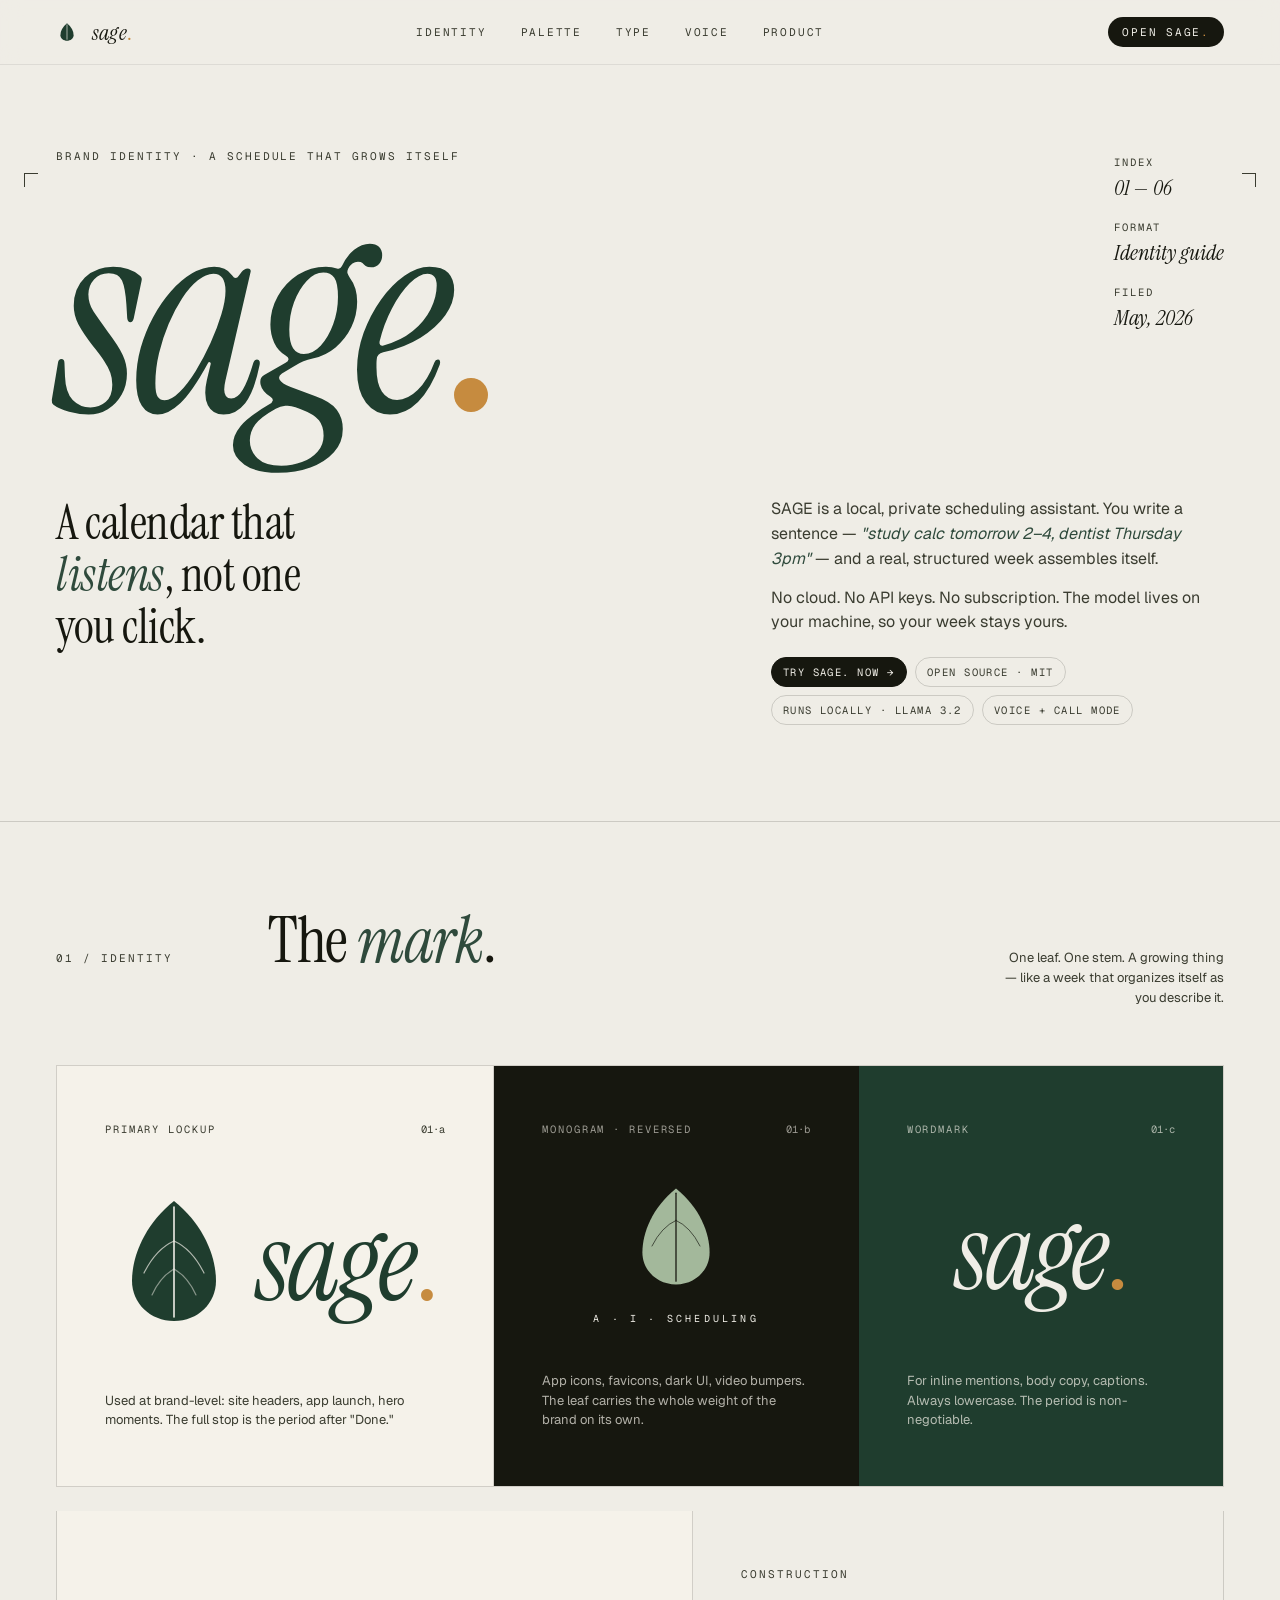
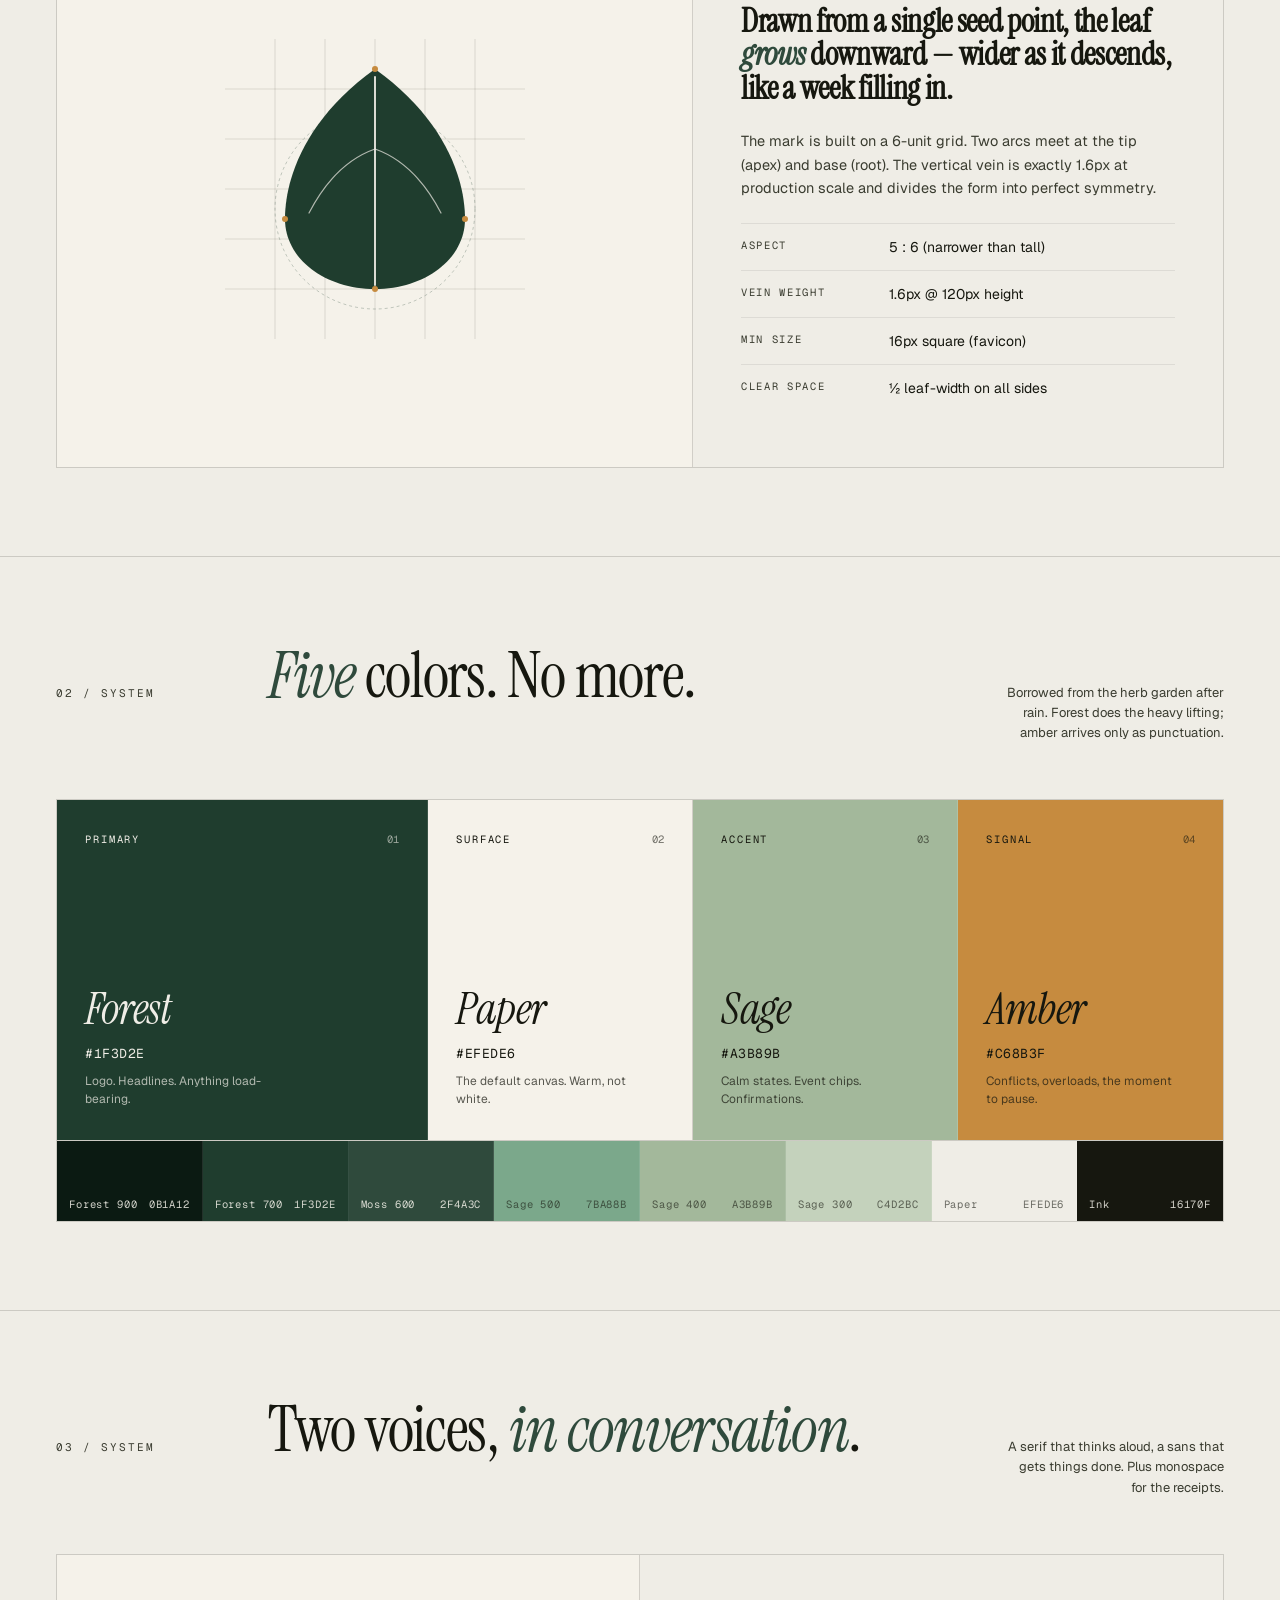
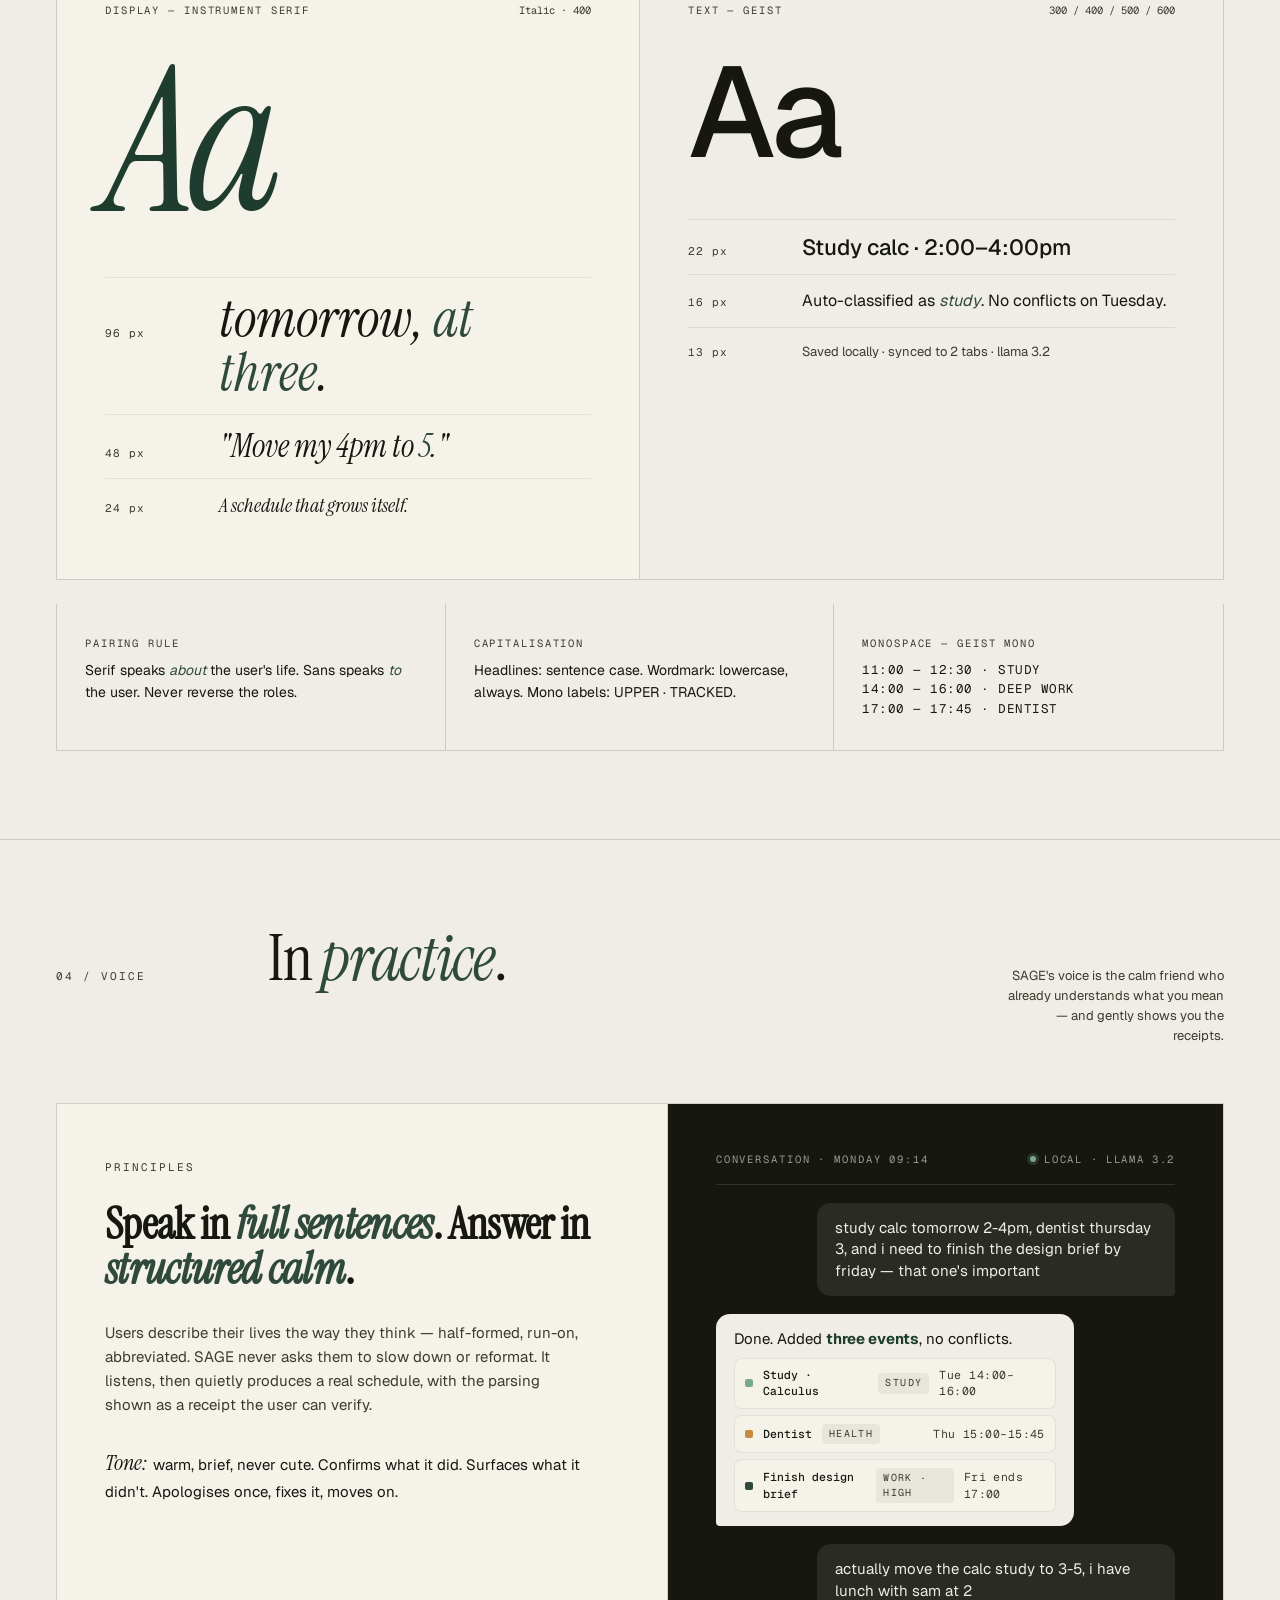
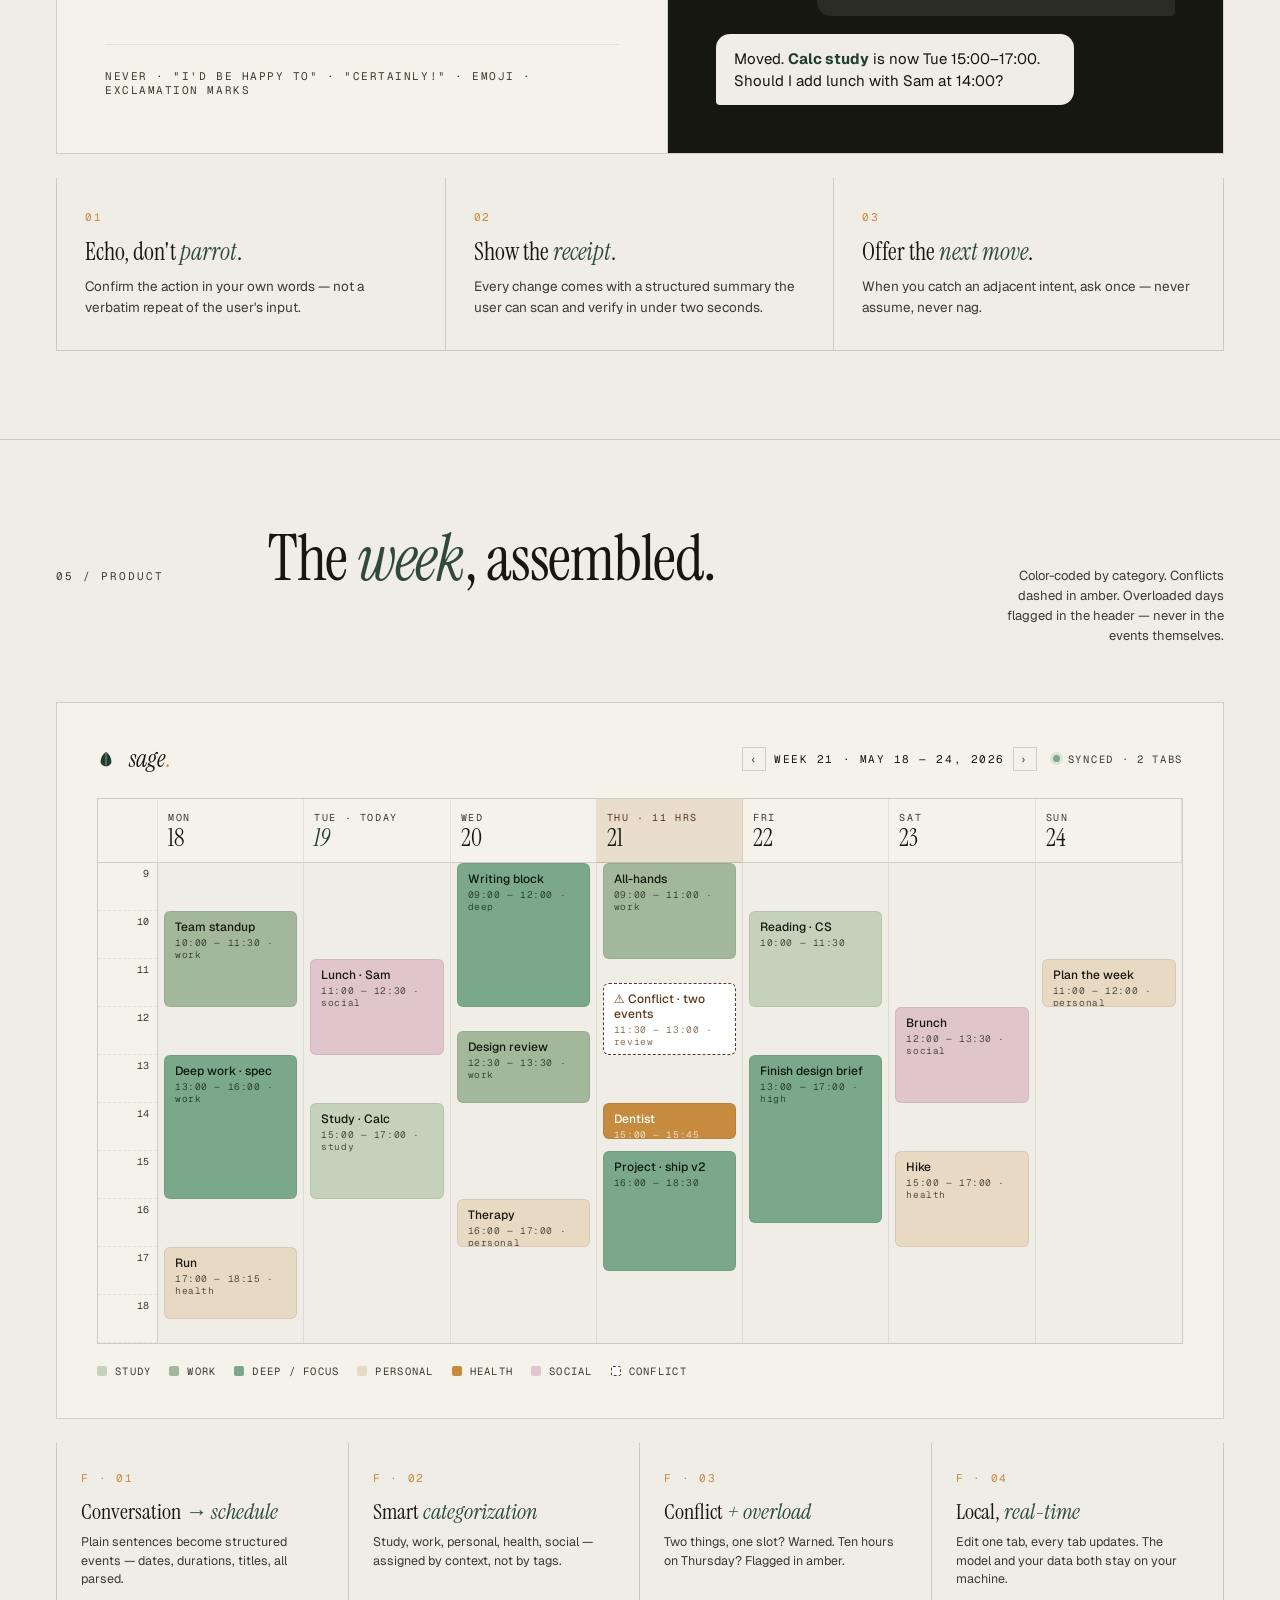
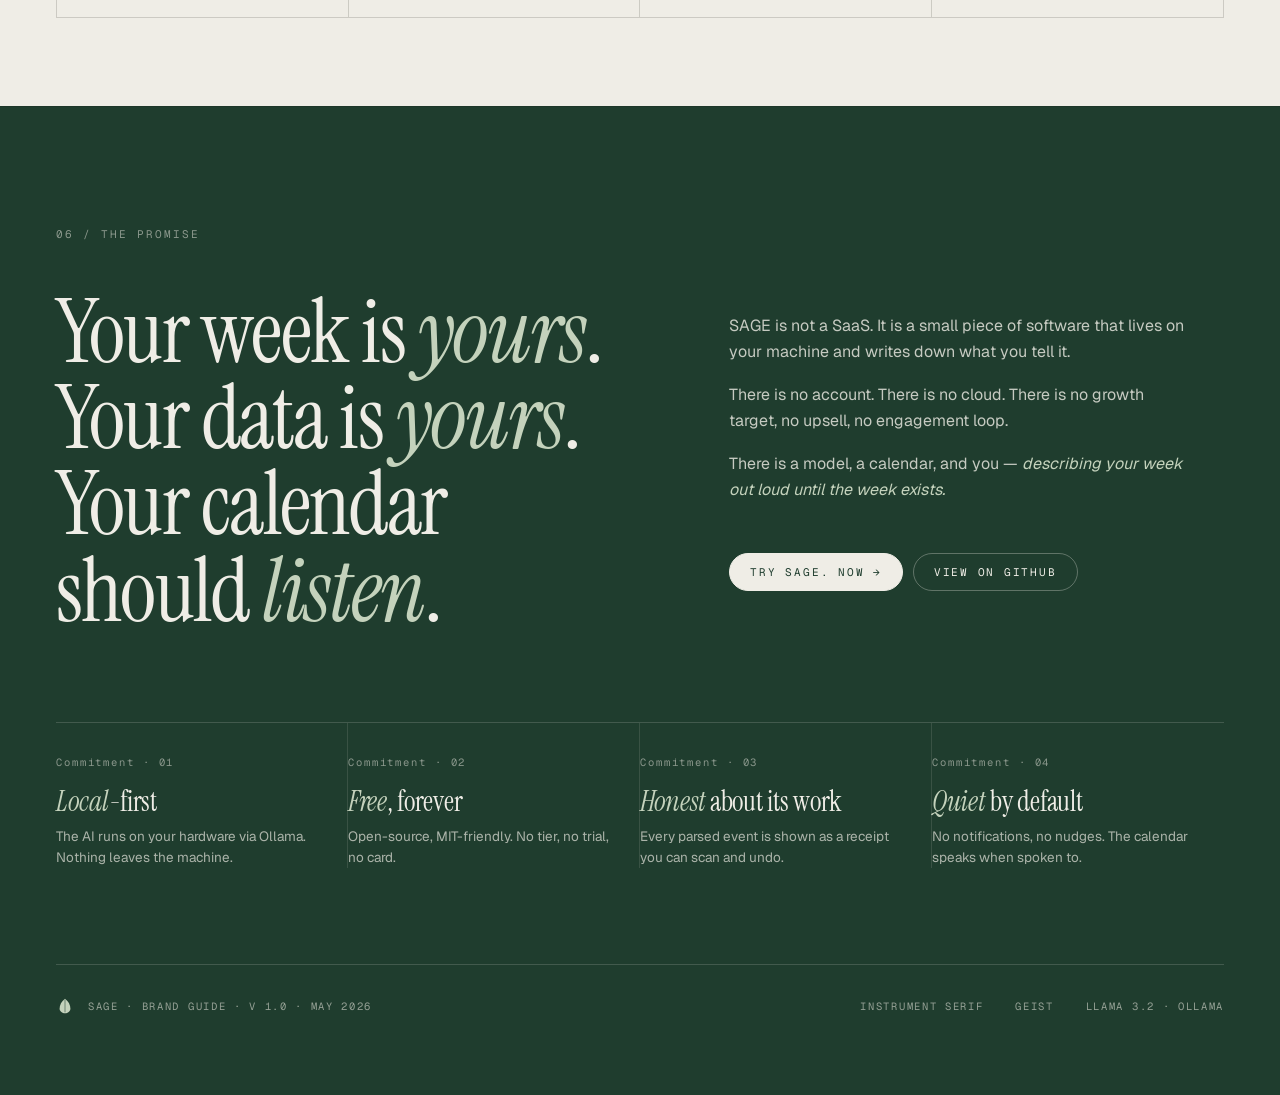
<file: docs/index.html>
<!doctype html>
<html lang="en">
<head>
<meta charset="utf-8">
<meta name="viewport" content="width=device-width, initial-scale=1">
<title>sage. — A calendar that listens.</title>
<meta name="description" content="A local, private scheduling assistant. Write a sentence; a real, structured week assembles itself." />
<link rel="icon" type="image/svg+xml" href="assets/favicon.svg" />
<link rel="preconnect" href="https://fonts.googleapis.com">
<link rel="preconnect" href="https://fonts.gstatic.com" crossorigin>
<link href="https://fonts.googleapis.com/css2?family=Instrument+Serif:ital@0;1&family=Geist:wght@300;400;500;600&family=Geist+Mono:wght@400;500&display=swap" rel="stylesheet">
<link rel="stylesheet" href="styles.css">
</head>
<body>

<!-- ============ TOP BAR ============ -->
<div class="topbar">
  <div class="frame">
    <div class="topbar-inner">
      <div class="tb-left">
        <svg class="tb-mark" viewBox="0 0 40 40" fill="none" aria-hidden="true">
          <path d="M20 4 C28 10 32 18 32 26 C32 32 26 36 20 36 C14 36 8 32 8 26 C8 18 12 10 20 4 Z" fill="currentColor"/>
          <path d="M20 6 L20 34" stroke="#EFEDE6" stroke-width="1.2"/>
        </svg>
        <div class="tb-name">sage<span style="color:var(--amber);font-style:normal">.</span></div>
      </div>
      <div class="tb-meta">
        <a href="#mark">Identity</a>
        <a href="#palette">Palette</a>
        <a href="#type">Type</a>
        <a href="#voice">Voice</a>
        <a href="#product">Product</a>
      </div>
      <div class="tb-right">
        <a href="app/" class="tb-cta">Open sage<span style="color:var(--amber)">.</span></a>
      </div>
    </div>
  </div>
</div>

<!-- ============ HERO ============ -->
<section class="hero">
  <div class="frame">
    <div class="corner tl"></div><div class="corner tr"></div>

    <div class="hero-grid">
      <div>
        <div class="eyebrow" style="margin-bottom:32px">Brand Identity · A schedule that grows itself</div>
        <div class="hero-word">sage<span class="dot"></span></div>
      </div>

      <div class="hero-meta">
        <div class="row"><div class="k">Index</div><div class="v">01 — 06</div></div>
        <div class="row"><div class="k">Format</div><div class="v">Identity guide</div></div>
        <div class="row"><div class="k">Filed</div><div class="v">May, 2026</div></div>
      </div>
    </div>

    <div class="hero-sub">
      <div class="hero-tag">A calendar that <em>listens</em>, not one you click.</div>
      <div>
        <div class="hero-desc">SAGE is a local, private scheduling assistant. You write a sentence — <span class="italic" style="color:var(--moss)">"study calc tomorrow 2–4, dentist Thursday 3pm"</span> — and a real, structured week assembles itself.</div>
        <div class="hero-desc">No cloud. No API keys. No subscription. The model lives on your machine, so your week stays yours.</div>
        <div class="pill-row">
          <a href="app/" class="pill solid">Try sage. now →</a>
          <a href="https://github.com/AbyzAnna/SAGE" target="_blank" rel="noopener" class="pill">Open source · MIT</a>
          <span class="pill">Runs locally · llama 3.2</span>
          <span class="pill">Voice + call mode</span>
        </div>
      </div>
    </div>
  </div>
</section>

<!-- ============ 01 — THE MARK ============ -->
<section class="sec" id="mark">
  <div class="frame">
    <div class="sec-head">
      <div class="sec-num">01 / Identity</div>
      <div class="sec-title">The <em>mark</em>.</div>
      <div class="sec-note">One leaf. One stem. A growing thing — like a week that organizes itself as you describe it.</div>
    </div>

    <div class="mark-grid">
      <div class="mark-cell">
        <div class="head"><div class="lbl">Primary lockup</div><div class="num">01·a</div></div>
        <div class="body">
          <div class="lockup-primary">
            <svg width="120" height="140" viewBox="0 0 120 140" fill="none" aria-hidden="true">
              <path d="M60 8 C90 32 102 64 102 88 C102 110 84 128 60 128 C36 128 18 110 18 88 C18 64 30 32 60 8 Z" fill="#1F3D2E"/>
              <path d="M60 14 L60 124" stroke="#EFEDE6" stroke-width="1.6" stroke-linecap="round"/>
              <path d="M60 48 Q42 56 30 80" stroke="#EFEDE6" stroke-width="1.2" stroke-linecap="round" fill="none" opacity=".7"/>
              <path d="M60 48 Q78 56 90 80" stroke="#EFEDE6" stroke-width="1.2" stroke-linecap="round" fill="none" opacity=".7"/>
              <path d="M60 76 Q46 84 38 102" stroke="#EFEDE6" stroke-width="1.2" stroke-linecap="round" fill="none" opacity=".5"/>
              <path d="M60 76 Q74 84 82 102" stroke="#EFEDE6" stroke-width="1.2" stroke-linecap="round" fill="none" opacity=".5"/>
            </svg>
            <div class="wm" style="color:var(--forest)">sage<span style="color:var(--amber);font-style:normal">.</span></div>
          </div>
        </div>
        <div class="mark-foot">Used at brand-level: site headers, app launch, hero moments. The full stop is the period after "Done."</div>
      </div>

      <div class="mark-cell dark">
        <div class="head"><div class="lbl">Monogram · reversed</div><div class="num">01·b</div></div>
        <div class="body">
          <div class="lockup-stack">
            <svg width="96" height="112" viewBox="0 0 120 140" fill="none" aria-hidden="true">
              <path d="M60 8 C90 32 102 64 102 88 C102 110 84 128 60 128 C36 128 18 110 18 88 C18 64 30 32 60 8 Z" fill="#A3B89B"/>
              <path d="M60 14 L60 124" stroke="#16170F" stroke-width="1.6" stroke-linecap="round"/>
              <path d="M60 48 Q42 56 30 80" stroke="#16170F" stroke-width="1.2" stroke-linecap="round" fill="none" opacity=".7"/>
              <path d="M60 48 Q78 56 90 80" stroke="#16170F" stroke-width="1.2" stroke-linecap="round" fill="none" opacity=".7"/>
            </svg>
            <div class="tag">A · I · scheduling</div>
          </div>
        </div>
        <div class="mark-foot">App icons, favicons, dark UI, video bumpers. The leaf carries the whole weight of the brand on its own.</div>
      </div>

      <div class="mark-cell green">
        <div class="head"><div class="lbl">Wordmark</div><div class="num">01·c</div></div>
        <div class="body">
          <div style="font-family:var(--serif);font-style:italic;font-size:clamp(72px,9vw,108px);line-height:.85;letter-spacing:-.025em;color:var(--cream);white-space:nowrap">sage<span style="color:var(--amber);font-style:normal">.</span></div>
        </div>
        <div class="mark-foot">For inline mentions, body copy, captions. Always lowercase. The period is non-negotiable.</div>
      </div>
    </div>

    <div class="construction">
      <div class="con-art">
        <svg viewBox="0 0 300 300" fill="none" aria-hidden="true">
          <g stroke="rgba(22,23,15,.12)" stroke-width="1">
            <line x1="0" y1="50" x2="300" y2="50"/>
            <line x1="0" y1="100" x2="300" y2="100"/>
            <line x1="0" y1="150" x2="300" y2="150"/>
            <line x1="0" y1="200" x2="300" y2="200"/>
            <line x1="0" y1="250" x2="300" y2="250"/>
            <line x1="50" y1="0" x2="50" y2="300"/>
            <line x1="100" y1="0" x2="100" y2="300"/>
            <line x1="150" y1="0" x2="150" y2="300"/>
            <line x1="200" y1="0" x2="200" y2="300"/>
            <line x1="250" y1="0" x2="250" y2="300"/>
          </g>
          <circle cx="150" cy="170" r="100" stroke="rgba(31,61,46,.25)" stroke-width="1" stroke-dasharray="3 3" fill="none"/>
          <circle cx="150" cy="40" r="6" fill="#C68B3F"/>
          <path d="M150 30 C220 80 240 140 240 180 C240 220 200 250 150 250 C100 250 60 220 60 180 C60 140 80 80 150 30 Z" fill="#1F3D2E"/>
          <path d="M150 38 L150 246" stroke="#EFEDE6" stroke-width="1.8" stroke-linecap="round"/>
          <path d="M150 110 Q110 124 84 174" stroke="#EFEDE6" stroke-width="1.2" stroke-linecap="round" fill="none" opacity=".7"/>
          <path d="M150 110 Q190 124 216 174" stroke="#EFEDE6" stroke-width="1.2" stroke-linecap="round" fill="none" opacity=".7"/>
          <circle cx="150" cy="30" r="3" fill="#C68B3F"/>
          <circle cx="150" cy="250" r="3" fill="#C68B3F"/>
          <circle cx="60" cy="180" r="3" fill="#C68B3F"/>
          <circle cx="240" cy="180" r="3" fill="#C68B3F"/>
        </svg>
      </div>
      <div class="con-text">
        <div class="eyebrow">Construction</div>
        <h4>Drawn from a single seed point, the leaf <em>grows</em> downward — wider as it descends, like a week filling in.</h4>
        <p>The mark is built on a 6-unit grid. Two arcs meet at the tip (apex) and base (root). The vertical vein is exactly 1.6px at production scale and divides the form into perfect symmetry.</p>
        <div>
          <div class="spec-row"><div class="k">Aspect</div><div class="v">5 : 6 (narrower than tall)</div></div>
          <div class="spec-row"><div class="k">Vein weight</div><div class="v">1.6px @ 120px height</div></div>
          <div class="spec-row"><div class="k">Min size</div><div class="v">16px square (favicon)</div></div>
          <div class="spec-row"><div class="k">Clear space</div><div class="v">½ leaf-width on all sides</div></div>
        </div>
      </div>
    </div>
  </div>
</section>

<!-- ============ 02 — PALETTE ============ -->
<section class="sec" id="palette">
  <div class="frame">
    <div class="sec-head">
      <div class="sec-num">02 / System</div>
      <div class="sec-title"><em>Five</em> colors. No more.</div>
      <div class="sec-note">Borrowed from the herb garden after rain. Forest does the heavy lifting; amber arrives only as punctuation.</div>
    </div>

    <div class="pal-grid">
      <div class="pal pal-forest">
        <div class="top"><div class="role">Primary</div><div class="num">01</div></div>
        <div>
          <div class="name">Forest</div>
          <div class="hex">#1F3D2E</div>
          <div class="use">Logo. Headlines. Anything load-bearing.</div>
        </div>
      </div>
      <div class="pal pal-cream">
        <div class="top"><div class="role">Surface</div><div class="num">02</div></div>
        <div>
          <div class="name">Paper</div>
          <div class="hex">#EFEDE6</div>
          <div class="use">The default canvas. Warm, not white.</div>
        </div>
      </div>
      <div class="pal pal-sage">
        <div class="top"><div class="role">Accent</div><div class="num">03</div></div>
        <div>
          <div class="name">Sage</div>
          <div class="hex">#A3B89B</div>
          <div class="use">Calm states. Event chips. Confirmations.</div>
        </div>
      </div>
      <div class="pal pal-amber">
        <div class="top"><div class="role">Signal</div><div class="num">04</div></div>
        <div>
          <div class="name">Amber</div>
          <div class="hex">#C68B3F</div>
          <div class="use">Conflicts, overloads, the moment to pause.</div>
        </div>
      </div>
    </div>

    <div class="pal-row2">
      <div class="swatch" style="background:#0B1A12"><span>Forest 900</span><span>0B1A12</span></div>
      <div class="swatch" style="background:#1F3D2E"><span>Forest 700</span><span>1F3D2E</span></div>
      <div class="swatch" style="background:#2F4A3C"><span>Moss 600</span><span>2F4A3C</span></div>
      <div class="swatch light" style="background:#7BA88B"><span>Sage 500</span><span>7BA88B</span></div>
      <div class="swatch light" style="background:#A3B89B"><span>Sage 400</span><span>A3B89B</span></div>
      <div class="swatch light" style="background:#C4D2BC"><span>Sage 300</span><span>C4D2BC</span></div>
      <div class="swatch light" style="background:#EFEDE6"><span>Paper</span><span>EFEDE6</span></div>
      <div class="swatch" style="background:#16170F"><span>Ink</span><span>16170F</span></div>
    </div>
  </div>
</section>

<!-- ============ 03 — TYPOGRAPHY ============ -->
<section class="sec" id="type">
  <div class="frame">
    <div class="sec-head">
      <div class="sec-num">03 / System</div>
      <div class="sec-title">Two voices, <em>in conversation</em>.</div>
      <div class="sec-note">A serif that thinks aloud, a sans that gets things done. Plus monospace for the receipts.</div>
    </div>

    <div class="type-grid">
      <div class="type-cell">
        <div class="meta"><div class="l">Display — Instrument Serif</div><div class="r">Italic · 400</div></div>
        <div class="specimen-serif">Aa</div>
        <div class="ladder">
          <div class="row serif"><div class="size">96 px</div><div class="sample" style="font-size:54px;font-style:italic;line-height:1">tomorrow, <em>at three</em>.</div></div>
          <div class="row serif"><div class="size">48 px</div><div class="sample" style="font-size:32px;font-style:italic;line-height:1.1">"Move my 4pm to <em>5</em>."</div></div>
          <div class="row serif"><div class="size">24 px</div><div class="sample" style="font-size:20px;font-style:italic;line-height:1.2">A schedule that grows itself.</div></div>
        </div>
      </div>

      <div class="type-cell" style="background:var(--cream)">
        <div class="meta"><div class="l">Text — Geist</div><div class="r">300 / 400 / 500 / 600</div></div>
        <div class="specimen-sans">Aa</div>
        <div class="ladder">
          <div class="row sans"><div class="size">22 px</div><div class="sample" style="font-size:22px;font-weight:500;line-height:1.2">Study calc · 2:00–4:00pm</div></div>
          <div class="row sans"><div class="size">16 px</div><div class="sample" style="font-size:16px;font-weight:400;line-height:1.5">Auto-classified as <em>study</em>. No conflicts on Tuesday.</div></div>
          <div class="row sans"><div class="size">13 px</div><div class="sample" style="font-size:13px;font-weight:400;line-height:1.5;color:var(--ink-2)">Saved locally · synced to 2 tabs · llama 3.2</div></div>
        </div>
      </div>
    </div>

    <div class="type-foot">
      <div class="cell">
        <div class="h">Pairing rule</div>
        <div class="b">Serif speaks <em>about</em> the user's life. Sans speaks <em>to</em> the user. Never reverse the roles.</div>
      </div>
      <div class="cell">
        <div class="h">Capitalisation</div>
        <div class="b">Headlines: sentence case. Wordmark: lowercase, always. Mono labels: UPPER · TRACKED.</div>
      </div>
      <div class="cell">
        <div class="h">Monospace — Geist Mono</div>
        <div class="b" style="font-family:var(--mono);font-size:12.5px;letter-spacing:.04em;color:var(--ink)">11:00 — 12:30 · STUDY<br>14:00 — 16:00 · DEEP WORK<br>17:00 — 17:45 · DENTIST</div>
      </div>
    </div>
  </div>
</section>

<!-- ============ 04 — VOICE / IN PRACTICE ============ -->
<section class="sec" id="voice">
  <div class="frame">
    <div class="sec-head">
      <div class="sec-num">04 / Voice</div>
      <div class="sec-title">In <em>practice</em>.</div>
      <div class="sec-note">SAGE's voice is the calm friend who already understands what you mean — and gently shows you the receipts.</div>
    </div>

    <div class="voice-grid">
      <div class="voice-left">
        <div class="eyebrow">Principles</div>
        <h3>Speak in <em>full sentences</em>. Answer in <em>structured calm</em>.</h3>
        <p>Users describe their lives the way they think — half-formed, run-on, abbreviated. SAGE never asks them to slow down or reformat. It listens, then quietly produces a real schedule, with the parsing shown as a receipt the user can verify.</p>
        <p style="color:var(--ink)"><em class="serif" style="font-size:22px">Tone:</em> warm, brief, never cute. Confirms what it did. Surfaces what it didn't. Apologises once, fixes it, moves on.</p>
        <div style="margin-top:auto;padding-top:24px;border-top:1px solid var(--rule-soft);font-family:var(--mono);font-size:11px;letter-spacing:.14em;text-transform:uppercase;color:var(--ink-2)">
          Never · "I'd be happy to" · "Certainly!" · emoji · exclamation marks
        </div>
      </div>

      <div class="voice-right">
        <div class="vr-head">
          <div class="l">conversation · monday 09:14</div>
          <div class="r"><div class="dot"></div>local · llama 3.2</div>
        </div>

        <div class="bubble user">study calc tomorrow 2-4pm, dentist thursday 3, and i need to finish the design brief by friday — that one's important</div>

        <div class="bubble sage">
          Done. Added <strong>three events</strong>, no conflicts.
          <div class="parse">
            <div class="ev"><span class="swatch" style="background:#7BA88B"></span><span class="ttl">Study · Calculus</span><span class="cat">study</span><span class="meta">Tue 14:00–16:00</span></div>
            <div class="ev"><span class="swatch" style="background:#C68B3F"></span><span class="ttl">Dentist</span><span class="cat">health</span><span class="meta">Thu 15:00–15:45</span></div>
            <div class="ev"><span class="swatch" style="background:#2F4A3C"></span><span class="ttl">Finish design brief</span><span class="cat">work · high</span><span class="meta">Fri ends 17:00</span></div>
          </div>
        </div>

        <div class="bubble user">actually move the calc study to 3-5, i have lunch with sam at 2</div>

        <div class="bubble sage">
          Moved. <strong>Calc study</strong> is now Tue 15:00–17:00. Should I add lunch with Sam at 14:00?
        </div>
      </div>
    </div>

    <div class="voice-rules">
      <div class="vr-cell">
        <div class="n">01</div>
        <div class="t">Echo, don't <em>parrot</em>.</div>
        <div class="d">Confirm the action in your own words — not a verbatim repeat of the user's input.</div>
      </div>
      <div class="vr-cell">
        <div class="n">02</div>
        <div class="t">Show the <em>receipt</em>.</div>
        <div class="d">Every change comes with a structured summary the user can scan and verify in under two seconds.</div>
      </div>
      <div class="vr-cell">
        <div class="n">03</div>
        <div class="t">Offer the <em>next move</em>.</div>
        <div class="d">When you catch an adjacent intent, ask once — never assume, never nag.</div>
      </div>
    </div>
  </div>
</section>

<!-- ============ 05 — PRODUCT PEEK ============ -->
<section class="sec" id="product">
  <div class="frame">
    <div class="sec-head">
      <div class="sec-num">05 / Product</div>
      <div class="sec-title">The <em>week</em>, assembled.</div>
      <div class="sec-note">Color-coded by category. Conflicts dashed in amber. Overloaded days flagged in the header — never in the events themselves.</div>
    </div>

    <div class="product-wrap">
      <div class="product-bar">
        <div class="l">
          <svg viewBox="0 0 40 40" fill="none" aria-hidden="true">
            <path d="M20 4 C28 10 32 18 32 26 C32 32 26 36 20 36 C14 36 8 32 8 26 C8 18 12 10 20 4 Z" fill="currentColor"/>
            <path d="M20 6 L20 34" stroke="#EFEDE6" stroke-width="1.2"/>
          </svg>
          <div class="name">sage<span style="color:var(--amber);font-style:normal">.</span></div>
        </div>
        <div class="r">
          <div class="nav">
            <div class="arr">‹</div>
            <div class="wk">Week 21 · May 18 — 24, 2026</div>
            <div class="arr">›</div>
          </div>
          <div style="display:flex;align-items:center;gap:8px"><div style="width:7px;height:7px;border-radius:50%;background:#7BA88B;box-shadow:0 0 0 3px rgba(123,168,139,.2)"></div>SYNCED · 2 TABS</div>
        </div>
      </div>

      <div class="cal">
        <div class="col-h" style="grid-column:1"><div class="day">&nbsp;</div><div class="date">&nbsp;</div></div>
        <div class="col-h"><div class="day">Mon</div><div class="date">18</div></div>
        <div class="col-h today"><div class="day">Tue · today</div><div class="date">19</div></div>
        <div class="col-h"><div class="day">Wed</div><div class="date">20</div></div>
        <div class="col-h overload"><div class="day">Thu · 11 hrs</div><div class="date">21</div></div>
        <div class="col-h"><div class="day">Fri</div><div class="date">22</div></div>
        <div class="col-h"><div class="day">Sat</div><div class="date">23</div></div>
        <div class="col-h"><div class="day">Sun</div><div class="date">24</div></div>

        <div class="time-col">
          <div class="t">9</div><div class="t">10</div><div class="t">11</div><div class="t">12</div>
          <div class="t">13</div><div class="t">14</div><div class="t">15</div><div class="t">16</div>
          <div class="t">17</div><div class="t">18</div>
        </div>

        <div class="day-col">
          <div class="cal-ev ev-work" style="top:48px;height:96px"><div class="t">Team standup</div><div class="m">10:00 — 11:30 · work</div></div>
          <div class="cal-ev ev-deep" style="top:192px;height:144px"><div class="t">Deep work · spec</div><div class="m">13:00 — 16:00 · work</div></div>
          <div class="cal-ev ev-personal" style="top:384px;height:72px"><div class="t">Run</div><div class="m">17:00 — 18:15 · health</div></div>
        </div>
        <div class="day-col">
          <div class="cal-ev ev-social" style="top:96px;height:96px"><div class="t">Lunch · Sam</div><div class="m">11:00 — 12:30 · social</div></div>
          <div class="cal-ev ev-study" style="top:240px;height:96px"><div class="t">Study · Calc</div><div class="m">15:00 — 17:00 · study</div></div>
        </div>
        <div class="day-col">
          <div class="cal-ev ev-deep" style="top:0;height:144px"><div class="t">Writing block</div><div class="m">09:00 — 12:00 · deep</div></div>
          <div class="cal-ev ev-work" style="top:168px;height:72px"><div class="t">Design review</div><div class="m">12:30 — 13:30 · work</div></div>
          <div class="cal-ev ev-personal" style="top:336px;height:48px"><div class="t">Therapy</div><div class="m">16:00 — 17:00 · personal</div></div>
        </div>
        <div class="day-col">
          <div class="cal-ev ev-work" style="top:0;height:96px"><div class="t">All-hands</div><div class="m">09:00 — 11:00 · work</div></div>
          <div class="cal-ev ev-conflict" style="top:120px;height:72px"><div class="t">⚠ Conflict · two events</div><div class="m">11:30 — 13:00 · review</div></div>
          <div class="cal-ev ev-health" style="top:240px;height:36px"><div class="t">Dentist</div><div class="m">15:00 — 15:45</div></div>
          <div class="cal-ev ev-deep" style="top:288px;height:120px"><div class="t">Project · ship v2</div><div class="m">16:00 — 18:30</div></div>
        </div>
        <div class="day-col">
          <div class="cal-ev ev-study" style="top:48px;height:96px"><div class="t">Reading · CS</div><div class="m">10:00 — 11:30</div></div>
          <div class="cal-ev ev-deep" style="top:192px;height:168px"><div class="t">Finish design brief</div><div class="m">13:00 — 17:00 · high</div></div>
        </div>
        <div class="day-col">
          <div class="cal-ev ev-social" style="top:144px;height:96px"><div class="t">Brunch</div><div class="m">12:00 — 13:30 · social</div></div>
          <div class="cal-ev ev-personal" style="top:288px;height:96px"><div class="t">Hike</div><div class="m">15:00 — 17:00 · health</div></div>
        </div>
        <div class="day-col">
          <div class="cal-ev ev-personal" style="top:96px;height:48px"><div class="t">Plan the week</div><div class="m">11:00 — 12:00 · personal</div></div>
        </div>
      </div>

      <div class="legend">
        <div class="k"><span class="sw" style="background:#C4D2BC"></span>Study</div>
        <div class="k"><span class="sw" style="background:#A3B89B"></span>Work</div>
        <div class="k"><span class="sw" style="background:#7BA88B"></span>Deep / focus</div>
        <div class="k"><span class="sw" style="background:#E8D9C2"></span>Personal</div>
        <div class="k"><span class="sw" style="background:#C68B3F"></span>Health</div>
        <div class="k"><span class="sw" style="background:#E0C6CC"></span>Social</div>
        <div class="k"><span class="sw" style="background:#fff;border:1.5px dashed var(--earth)"></span>Conflict</div>
      </div>
    </div>

    <div class="feats">
      <div class="feat">
        <div class="n">F · 01</div>
        <div class="t">Conversation <em>→ schedule</em></div>
        <div class="d">Plain sentences become structured events — dates, durations, titles, all parsed.</div>
      </div>
      <div class="feat">
        <div class="n">F · 02</div>
        <div class="t">Smart <em>categorization</em></div>
        <div class="d">Study, work, personal, health, social — assigned by context, not by tags.</div>
      </div>
      <div class="feat">
        <div class="n">F · 03</div>
        <div class="t">Conflict <em>+ overload</em></div>
        <div class="d">Two things, one slot? Warned. Ten hours on Thursday? Flagged in amber.</div>
      </div>
      <div class="feat">
        <div class="n">F · 04</div>
        <div class="t">Local, <em>real-time</em></div>
        <div class="d">Edit one tab, every tab updates. The model and your data both stay on your machine.</div>
      </div>
    </div>
  </div>
</section>

<!-- ============ 06 — MANIFESTO / FOOTER ============ -->
<section class="manifesto" id="manifesto">
  <div class="frame">
    <div class="eyebrow">06 / The promise</div>
    <div class="mani-grid">
      <div class="mani-lead">
        Your week is <em>yours</em>.<br>
        Your data is <em>yours</em>.<br>
        Your calendar should <em>listen</em>.
      </div>
      <div class="mani-side">
        <p>SAGE is not a SaaS. It is a small piece of software that lives on your machine and writes down what you tell it.</p>
        <p>There is no account. There is no cloud. There is no growth target, no upsell, no engagement loop.</p>
        <p>There is a model, a calendar, and you — <em>describing your week out loud until the week exists.</em></p>
        <div style="margin-top:32px;display:flex;gap:10px;flex-wrap:wrap">
          <a href="app/" class="mani-cta primary">Try sage. now →</a>
          <a href="https://github.com/AbyzAnna/SAGE" target="_blank" rel="noopener" class="mani-cta">View on GitHub</a>
        </div>
      </div>
    </div>

    <div class="commit">
      <div class="c">
        <div class="n">Commitment · 01</div>
        <div class="t"><em>Local</em>-first</div>
        <div class="d">The AI runs on your hardware via Ollama. Nothing leaves the machine.</div>
      </div>
      <div class="c">
        <div class="n">Commitment · 02</div>
        <div class="t"><em>Free</em>, forever</div>
        <div class="d">Open-source, MIT-friendly. No tier, no trial, no card.</div>
      </div>
      <div class="c">
        <div class="n">Commitment · 03</div>
        <div class="t"><em>Honest</em> about its work</div>
        <div class="d">Every parsed event is shown as a receipt you can scan and undo.</div>
      </div>
      <div class="c">
        <div class="n">Commitment · 04</div>
        <div class="t"><em>Quiet</em> by default</div>
        <div class="d">No notifications, no nudges. The calendar speaks when spoken to.</div>
      </div>
    </div>

    <div class="colophon">
      <div class="l">
        <svg viewBox="0 0 40 40" fill="none" aria-hidden="true">
          <path d="M20 4 C28 10 32 18 32 26 C32 32 26 36 20 36 C14 36 8 32 8 26 C8 18 12 10 20 4 Z" fill="currentColor"/>
          <path d="M20 6 L20 34" stroke="#1F3D2E" stroke-width="1.2"/>
        </svg>
        <span>sage · brand guide · v 1.0 · may 2026</span>
      </div>
      <div class="r">
        <span>Instrument Serif</span>
        <span>Geist</span>
        <span>llama 3.2 · ollama</span>
      </div>
    </div>
  </div>
</section>

</body>
</html>
</file>
<file: docs/styles.css>
/* SAGE landing — port of SAGE Brand.html design system */
:root{
  --cream:#EFEDE6;
  --paper:#F5F2EA;
  --ink:#16170F;
  --ink-2:#3A3C30;
  --forest:#1F3D2E;
  --moss:#2F4A3C;
  --sage:#A3B89B;
  --sage-2:#C4D2BC;
  --earth:#5C3A1E;
  --amber:#C68B3F;
  --rule:rgba(22,23,15,.16);
  --rule-soft:rgba(22,23,15,.08);
  --serif:"Instrument Serif", "Times New Roman", serif;
  --sans:"Geist", system-ui, sans-serif;
  --mono:"Geist Mono", ui-monospace, monospace;
}
*{box-sizing:border-box;margin:0;padding:0}
html,body{background:var(--cream);color:var(--ink);font-family:var(--sans);font-weight:400;-webkit-font-smoothing:antialiased;text-rendering:optimizeLegibility}
body{overflow-x:hidden}
a{color:inherit;text-decoration:none}

/* ---------- shared ---------- */
.frame{max-width:1480px;margin:0 auto;padding:0 56px;position:relative}
.eyebrow{font-family:var(--mono);font-size:11px;letter-spacing:.18em;text-transform:uppercase;color:var(--ink-2)}
.rule{height:1px;background:var(--rule);width:100%}
.rule-soft{height:1px;background:var(--rule-soft);width:100%}
.serif{font-family:var(--serif);font-weight:400}
.italic{font-style:italic}
.mono{font-family:var(--mono)}

/* ---------- top bar ---------- */
.topbar{position:sticky;top:0;z-index:50;background:rgba(239,237,230,.85);backdrop-filter:blur(10px);border-bottom:1px solid var(--rule-soft)}
.topbar-inner{display:flex;align-items:center;justify-content:space-between;height:64px}
.tb-left{display:flex;align-items:center;gap:14px}
.tb-mark{width:22px;height:22px;color:var(--forest)}
.tb-name{font-family:var(--serif);font-style:italic;font-size:22px;letter-spacing:.01em}
.tb-meta{display:flex;gap:34px}
.tb-meta a{font-family:var(--mono);font-size:11px;letter-spacing:.16em;text-transform:uppercase;color:var(--ink-2);transition:color .15s}
.tb-meta a:hover{color:var(--ink)}
.tb-right{display:flex;align-items:center;gap:18px}
.tb-right .dot{width:7px;height:7px;border-radius:50%;background:#7BA88B;box-shadow:0 0 0 4px rgba(123,168,139,.18)}
.tb-right .lbl{font-family:var(--mono);font-size:11px;letter-spacing:.16em;text-transform:uppercase;color:var(--ink-2)}
.tb-cta{font-family:var(--mono);font-size:11px;letter-spacing:.16em;text-transform:uppercase;padding:8px 14px;background:var(--ink);color:var(--cream);border-radius:999px;transition:background .15s}
.tb-cta:hover{background:var(--forest)}

/* ---------- hero ---------- */
.hero{position:relative;padding:84px 0 96px}
.hero-grid{display:grid;grid-template-columns:1fr auto;align-items:end;gap:48px}
.hero-meta{display:flex;flex-direction:column;gap:18px;align-self:start;padding-top:6px}
.hero-meta .row{display:flex;flex-direction:column;gap:4px}
.hero-meta .k{font-family:var(--mono);font-size:10.5px;letter-spacing:.18em;text-transform:uppercase;color:var(--ink-2)}
.hero-meta .v{font-family:var(--serif);font-size:22px;font-style:italic;color:var(--ink)}
.hero-word{font-family:var(--serif);font-style:italic;font-weight:400;font-size:clamp(180px,22vw,360px);line-height:.86;letter-spacing:-.03em;color:var(--forest);position:relative}
.hero-word .dot{display:inline-block;width:.12em;height:.12em;border-radius:50%;background:var(--amber);margin-left:.04em;vertical-align:baseline}
.hero-sub{display:grid;grid-template-columns:1.4fr 1fr;gap:80px;margin-top:60px;align-items:start}
.hero-tag{font-family:var(--serif);font-size:48px;line-height:1.08;letter-spacing:-.01em;color:var(--ink);max-width:14ch}
.hero-tag em{font-style:italic;color:var(--moss)}
.hero-desc{font-family:var(--sans);font-size:16px;line-height:1.55;color:var(--ink-2);max-width:42ch;font-weight:400}
.hero-desc + .hero-desc{margin-top:14px}

.pill-row{display:flex;gap:8px;flex-wrap:wrap;margin-top:22px}
.pill{font-family:var(--mono);font-size:10.5px;letter-spacing:.14em;text-transform:uppercase;padding:7px 11px;border:1px solid var(--rule);border-radius:999px;color:var(--ink-2);background:transparent;transition:background .15s, color .15s, border-color .15s; cursor:default}
a.pill{cursor:pointer}
a.pill:hover{background:var(--ink);color:var(--cream);border-color:var(--ink)}
.pill.solid{background:var(--ink);color:var(--cream);border-color:var(--ink)}
a.pill.solid:hover{background:var(--forest);border-color:var(--forest)}

/* corner brackets */
.corner{position:absolute;width:14px;height:14px;border:1px solid var(--ink-2)}
.corner.tl{top:24px;left:24px;border-right:none;border-bottom:none}
.corner.tr{top:24px;right:24px;border-left:none;border-bottom:none}
.corner.bl{bottom:24px;left:24px;border-right:none;border-top:none}
.corner.br{bottom:24px;right:24px;border-left:none;border-top:none}

/* ---------- section heading ---------- */
.sec{padding:88px 0;border-top:1px solid var(--rule)}
.sec-head{display:grid;grid-template-columns:180px 1fr 220px;gap:32px;align-items:baseline;margin-bottom:56px}
.sec-num{font-family:var(--mono);font-size:11px;letter-spacing:.18em;text-transform:uppercase;color:var(--ink-2)}
.sec-title{font-family:var(--serif);font-size:64px;line-height:.98;letter-spacing:-.02em}
.sec-title em{font-style:italic;color:var(--moss)}
.sec-note{font-family:var(--sans);font-size:13px;line-height:1.55;color:var(--ink-2);text-align:right}

/* ---------- 01 — mark ---------- */
.mark-grid{display:grid;grid-template-columns:1.2fr 1fr 1fr;gap:0;border:1px solid var(--rule);background:var(--paper)}
.mark-cell{padding:56px 48px;border-right:1px solid var(--rule);display:flex;flex-direction:column;justify-content:space-between;min-height:420px;position:relative}
.mark-cell:last-child{border-right:none}
.mark-cell .head{display:flex;justify-content:space-between;align-items:baseline}
.mark-cell .head .lbl{font-family:var(--mono);font-size:10.5px;letter-spacing:.18em;text-transform:uppercase;color:var(--ink-2)}
.mark-cell .head .num{font-family:var(--mono);font-size:10.5px;color:var(--ink-2)}
.mark-cell .body{display:flex;align-items:center;justify-content:center;flex:1;padding:24px 0}
.mark-cell.dark{background:var(--ink);color:var(--cream)}
.mark-cell.dark .lbl,.mark-cell.dark .num{color:rgba(245,242,234,.6)}
.mark-cell.green{background:var(--forest);color:var(--cream)}
.mark-cell.green .lbl,.mark-cell.green .num{color:rgba(245,242,234,.65)}
.lockup-primary{display:flex;align-items:center;gap:22px}
.lockup-primary svg{flex:none}
.lockup-primary .wm{font-family:var(--serif);font-style:italic;font-size:clamp(80px,9vw,112px);line-height:.85;letter-spacing:-.02em;white-space:nowrap}
.lockup-stack{display:flex;flex-direction:column;align-items:center;gap:18px}
.lockup-stack .wm{font-family:var(--serif);font-style:italic;font-size:72px;line-height:1;letter-spacing:-.02em}
.lockup-stack .tag{font-family:var(--mono);font-size:10px;letter-spacing:.32em;text-transform:uppercase}
.mark-foot{font-family:var(--sans);font-size:13px;line-height:1.5;color:var(--ink-2);max-width:36ch}
.mark-cell.dark .mark-foot,.mark-cell.green .mark-foot{color:rgba(245,242,234,.7)}

.construction{margin-top:24px;display:grid;grid-template-columns:1.2fr 1fr;gap:0;border:1px solid var(--rule);border-top:none}
.con-art{padding:56px;background:var(--paper);border-right:1px solid var(--rule);position:relative;display:flex;align-items:center;justify-content:center;min-height:380px}
.con-art svg{width:300px;height:300px}
.con-text{padding:56px 48px;display:flex;flex-direction:column;gap:24px;background:var(--cream)}
.con-text h4{font-family:var(--serif);font-size:32px;line-height:1.05;letter-spacing:-.01em;color:var(--ink)}
.con-text h4 em{font-style:italic;color:var(--moss)}
.con-text p{font-family:var(--sans);font-size:14.5px;line-height:1.6;color:var(--ink-2);max-width:48ch}
.spec-row{display:grid;grid-template-columns:140px 1fr;gap:8px;padding:14px 0;border-top:1px solid var(--rule-soft)}
.spec-row .k{font-family:var(--mono);font-size:10.5px;letter-spacing:.16em;text-transform:uppercase;color:var(--ink-2)}
.spec-row .v{font-family:var(--sans);font-size:14px;color:var(--ink)}

/* ---------- 02 — palette ---------- */
.pal-grid{display:grid;grid-template-columns:1.4fr 1fr 1fr 1fr;gap:0;border:1px solid var(--rule)}
.pal{padding:32px 28px;min-height:340px;display:flex;flex-direction:column;justify-content:space-between;border-right:1px solid rgba(255,255,255,.12);position:relative}
.pal:last-child{border-right:none}
.pal .top{display:flex;justify-content:space-between;align-items:baseline}
.pal .role{font-family:var(--mono);font-size:10.5px;letter-spacing:.18em;text-transform:uppercase}
.pal .num{font-family:var(--mono);font-size:10.5px;opacity:.6}
.pal .name{font-family:var(--serif);font-style:italic;font-size:44px;line-height:1;letter-spacing:-.01em}
.pal .hex{font-family:var(--mono);font-size:13px;letter-spacing:.04em;margin-top:14px}
.pal .use{font-family:var(--sans);font-size:12px;line-height:1.5;opacity:.7;margin-top:10px;max-width:24ch}
.pal-forest{background:var(--forest);color:var(--cream)}
.pal-ink{background:var(--ink);color:var(--cream)}
.pal-cream{background:var(--paper);color:var(--ink);border-right-color:var(--rule)}
.pal-sage{background:var(--sage);color:var(--ink)}
.pal-amber{background:var(--amber);color:var(--ink)}
.pal-cream .role,.pal-sage .role,.pal-amber .role{color:var(--ink)}

.pal-row2{display:grid;grid-template-columns:repeat(8,1fr);gap:0;border:1px solid var(--rule);border-top:none}
.pal-row2 .swatch{height:80px;display:flex;align-items:flex-end;justify-content:space-between;padding:10px 12px;font-family:var(--mono);font-size:10.5px;letter-spacing:.08em;color:rgba(245,242,234,.85);border-right:1px solid rgba(255,255,255,.1)}
.pal-row2 .swatch:last-child{border-right:none}
.pal-row2 .swatch.light{color:rgba(22,23,15,.6)}

/* ---------- 03 — typography ---------- */
.type-grid{display:grid;grid-template-columns:1fr 1fr;gap:0;border:1px solid var(--rule)}
.type-cell{padding:48px;background:var(--paper);border-right:1px solid var(--rule)}
.type-cell:last-child{border-right:none}
.type-cell .meta{display:flex;justify-content:space-between;align-items:baseline;margin-bottom:36px}
.type-cell .meta .l{font-family:var(--mono);font-size:10.5px;letter-spacing:.18em;text-transform:uppercase;color:var(--ink-2)}
.type-cell .meta .r{font-family:var(--mono);font-size:10.5px;color:var(--ink-2)}
.specimen-serif{font-family:var(--serif);font-style:italic;font-size:200px;line-height:.88;letter-spacing:-.025em;color:var(--forest)}
.specimen-sans{font-family:var(--sans);font-weight:500;font-size:128px;line-height:.92;letter-spacing:-.04em;color:var(--ink)}
.ladder{margin-top:48px;display:flex;flex-direction:column;gap:0}
.ladder .row{display:grid;grid-template-columns:90px 1fr;align-items:baseline;padding:14px 0;border-top:1px solid var(--rule-soft);gap:24px}
.ladder .row .size{font-family:var(--mono);font-size:11px;color:var(--ink-2);letter-spacing:.1em}
.ladder .row.serif .sample{font-family:var(--serif);color:var(--ink)}
.ladder .row.sans .sample{font-family:var(--sans);color:var(--ink)}
.ladder .row .sample em{color:var(--moss)}

.type-foot{margin-top:24px;display:grid;grid-template-columns:1fr 1fr 1fr;gap:0;border:1px solid var(--rule);border-top:none}
.type-foot .cell{padding:32px 28px;border-right:1px solid var(--rule);background:var(--cream)}
.type-foot .cell:last-child{border-right:none}
.type-foot .cell .h{font-family:var(--mono);font-size:10.5px;letter-spacing:.18em;text-transform:uppercase;color:var(--ink-2);margin-bottom:10px}
.type-foot .cell .b{font-family:var(--sans);font-size:14px;line-height:1.55;color:var(--ink)}
.type-foot .cell .b em{font-style:italic;color:var(--moss)}

/* ---------- 04 — voice ---------- */
.voice-grid{display:grid;grid-template-columns:1.1fr 1fr;gap:0;border:1px solid var(--rule);background:var(--paper)}
.voice-left{padding:56px 48px;border-right:1px solid var(--rule);display:flex;flex-direction:column;gap:28px}
.voice-left h3{font-family:var(--serif);font-size:44px;line-height:1.04;letter-spacing:-.015em;color:var(--ink)}
.voice-left h3 em{font-style:italic;color:var(--moss)}
.voice-left p{font-family:var(--sans);font-size:15px;line-height:1.6;color:var(--ink-2);max-width:48ch}
.voice-right{padding:48px;background:var(--ink);color:var(--cream);display:flex;flex-direction:column;gap:18px;min-height:520px}
.vr-head{display:flex;justify-content:space-between;align-items:center;padding-bottom:18px;border-bottom:1px solid rgba(245,242,234,.12)}
.vr-head .l{font-family:var(--mono);font-size:10.5px;letter-spacing:.18em;text-transform:uppercase;color:rgba(245,242,234,.6)}
.vr-head .r{display:flex;align-items:center;gap:8px;font-family:var(--mono);font-size:10.5px;letter-spacing:.16em;text-transform:uppercase;color:rgba(245,242,234,.6)}
.vr-head .r .dot{width:6px;height:6px;border-radius:50%;background:#7BA88B;box-shadow:0 0 0 3px rgba(123,168,139,.2)}

.bubble{padding:14px 18px;border-radius:14px;max-width:78%;font-family:var(--sans);font-size:15px;line-height:1.45}
.bubble.user{align-self:flex-end;background:#2A2B22;color:var(--cream);border-bottom-right-radius:4px}
.bubble.sage{align-self:flex-start;background:var(--cream);color:var(--ink);border-bottom-left-radius:4px}
.bubble.sage strong{color:var(--forest)}
.parse{margin-top:8px;display:flex;flex-direction:column;gap:6px}
.parse .ev{display:flex;align-items:center;gap:10px;padding:8px 10px;border-radius:8px;background:var(--paper);border:1px solid var(--rule-soft);font-family:var(--mono);font-size:11.5px;color:var(--ink)}
.parse .ev .swatch{width:8px;height:8px;border-radius:2px;flex:none}
.parse .ev .ttl{color:var(--ink);font-weight:500}
.parse .ev .meta{color:var(--ink-2);margin-left:auto;letter-spacing:.04em}
.parse .ev .cat{font-family:var(--mono);font-size:10px;letter-spacing:.14em;text-transform:uppercase;color:var(--ink-2);padding:3px 7px;border-radius:4px;background:rgba(22,23,15,.06)}

.voice-rules{margin-top:24px;display:grid;grid-template-columns:repeat(3,1fr);gap:0;border:1px solid var(--rule);border-top:none}
.vr-cell{padding:32px 28px;border-right:1px solid var(--rule);background:var(--cream)}
.vr-cell:last-child{border-right:none}
.vr-cell .n{font-family:var(--mono);font-size:11px;letter-spacing:.16em;color:var(--amber);margin-bottom:14px}
.vr-cell .t{font-family:var(--serif);font-size:24px;line-height:1.15;color:var(--ink);margin-bottom:10px}
.vr-cell .t em{font-style:italic;color:var(--moss)}
.vr-cell .d{font-family:var(--sans);font-size:13.5px;line-height:1.55;color:var(--ink-2)}

/* ---------- 05 — product peek ---------- */
.product-wrap{border:1px solid var(--rule);background:var(--paper);padding:40px;position:relative}
.product-bar{display:flex;justify-content:space-between;align-items:center;margin-bottom:24px}
.product-bar .l{display:flex;align-items:center;gap:14px}
.product-bar .l .name{font-family:var(--serif);font-style:italic;font-size:24px}
.product-bar .l svg{width:18px;height:18px;color:var(--forest)}
.product-bar .r{display:flex;align-items:center;gap:16px;font-family:var(--mono);font-size:10.5px;letter-spacing:.16em;text-transform:uppercase;color:var(--ink-2)}
.product-bar .nav{display:flex;align-items:center;gap:8px}
.product-bar .nav .arr{width:24px;height:24px;border:1px solid var(--rule);display:flex;align-items:center;justify-content:center;font-family:var(--mono);font-size:11px;color:var(--ink-2)}
.product-bar .nav .wk{font-family:var(--mono);font-size:11px;letter-spacing:.14em;color:var(--ink)}

.cal{display:grid;grid-template-columns:60px repeat(7,1fr);background:var(--cream);border:1px solid var(--rule)}
.cal .corner{position:static;width:auto;height:auto;border:none}
.cal .col-h{padding:12px 10px;border-right:1px solid var(--rule-soft);border-bottom:1px solid var(--rule);background:var(--paper);display:flex;flex-direction:column;gap:2px}
.cal .col-h .day{font-family:var(--mono);font-size:10px;letter-spacing:.16em;text-transform:uppercase;color:var(--ink-2)}
.cal .col-h .date{font-family:var(--serif);font-size:24px;line-height:1;color:var(--ink)}
.cal .col-h.today .date{color:var(--forest);font-style:italic}
.cal .col-h.overload{background:rgba(198,139,63,.16)}
.cal .col-h.overload .day{color:var(--earth)}
.cal .time-col{display:flex;flex-direction:column;border-right:1px solid var(--rule);background:var(--paper)}
.cal .time-col .t{height:48px;padding:4px 8px;font-family:var(--mono);font-size:10px;color:var(--ink-2);text-align:right;border-bottom:1px dashed var(--rule-soft)}
.cal .day-col{position:relative;border-right:1px solid var(--rule-soft);min-height:480px}
.cal .day-col:last-child{border-right:none}
.cal .day-col .hr{position:absolute;left:0;right:0;height:1px;background:var(--rule-soft)}
.cal-ev{position:absolute;left:6px;right:6px;border-radius:6px;padding:8px 10px;font-family:var(--sans);font-size:11.5px;line-height:1.25;color:var(--ink);overflow:hidden;border:1px solid rgba(22,23,15,.08)}
.cal-ev .t{font-weight:500;font-size:12px}
.cal-ev .m{font-family:var(--mono);font-size:9.5px;letter-spacing:.06em;opacity:.7;margin-top:2px}
.ev-study{background:#C4D2BC}
.ev-work{background:#A3B89B;color:var(--ink)}
.ev-deep{background:#7BA88B;color:#0B1A12}
.ev-personal{background:#E8D9C2}
.ev-health{background:#C68B3F;color:#fff}
.ev-social{background:#E0C6CC}
.ev-conflict{background:#fff;border:1.5px dashed var(--earth);color:var(--earth)}

.legend{margin-top:20px;display:flex;flex-wrap:wrap;gap:18px;align-items:center}
.legend .k{display:flex;align-items:center;gap:8px;font-family:var(--mono);font-size:10.5px;letter-spacing:.12em;text-transform:uppercase;color:var(--ink-2)}
.legend .k .sw{width:10px;height:10px;border-radius:2px}

.feats{margin-top:24px;display:grid;grid-template-columns:repeat(4,1fr);gap:0;border:1px solid var(--rule);border-top:none}
.feat{padding:28px 24px;border-right:1px solid var(--rule);background:var(--cream)}
.feat:last-child{border-right:none}
.feat .n{font-family:var(--mono);font-size:11px;color:var(--amber);letter-spacing:.16em;margin-bottom:14px}
.feat .t{font-family:var(--serif);font-size:22px;line-height:1.15;color:var(--ink);margin-bottom:8px}
.feat .t em{font-style:italic;color:var(--moss)}
.feat .d{font-family:var(--sans);font-size:12.5px;line-height:1.5;color:var(--ink-2)}

/* ---------- 06 — manifesto ---------- */
.manifesto{padding:120px 0 80px;background:var(--forest);color:var(--cream);border-top:1px solid var(--rule)}
.manifesto .frame{position:relative}
.manifesto .eyebrow{color:rgba(245,242,234,.5)}
.mani-grid{display:grid;grid-template-columns:1.2fr 1fr;gap:80px;align-items:start;margin-top:48px}
.mani-lead{font-family:var(--serif);font-size:88px;line-height:.98;letter-spacing:-.02em;color:var(--cream)}
.mani-lead em{font-style:italic;color:var(--sage-2)}
.mani-side{display:flex;flex-direction:column;gap:18px;padding-top:24px}
.mani-side p{font-family:var(--sans);font-size:16px;line-height:1.6;color:rgba(245,242,234,.78);max-width:42ch}
.mani-side p em{color:var(--sage-2);font-style:italic}

.mani-cta{display:inline-block;font-family:var(--mono);font-size:11px;letter-spacing:.16em;text-transform:uppercase;padding:11px 20px;border:1px solid rgba(245,242,234,.3);border-radius:999px;color:var(--cream);transition:background .15s, color .15s, border-color .15s}
.mani-cta:hover{background:rgba(245,242,234,.1);border-color:rgba(245,242,234,.5)}
.mani-cta.primary{background:var(--cream);color:var(--forest);border-color:var(--cream)}
.mani-cta.primary:hover{background:var(--sage-2);border-color:var(--sage-2);color:var(--forest)}

.commit{margin-top:88px;display:grid;grid-template-columns:repeat(4,1fr);gap:0;border-top:1px solid rgba(245,242,234,.16)}
.commit .c{padding:32px 28px 0 0;border-right:1px solid rgba(245,242,234,.12)}
.commit .c:last-child{border-right:none}
.commit .c .n{font-family:var(--mono);font-size:10.5px;letter-spacing:.18em;color:rgba(245,242,234,.5);margin-bottom:18px}
.commit .c .t{font-family:var(--serif);font-size:28px;line-height:1.1;letter-spacing:-.01em;color:var(--cream);margin-bottom:8px}
.commit .c .t em{font-style:italic;color:var(--sage-2)}
.commit .c .d{font-family:var(--sans);font-size:13.5px;line-height:1.55;color:rgba(245,242,234,.66)}

.colophon{margin-top:96px;padding-top:32px;border-top:1px solid rgba(245,242,234,.16);display:flex;justify-content:space-between;align-items:center;font-family:var(--mono);font-size:10.5px;letter-spacing:.16em;text-transform:uppercase;color:rgba(245,242,234,.55)}
.colophon .l{display:flex;align-items:center;gap:14px}
.colophon .l svg{width:18px;height:18px;color:var(--sage-2)}
.colophon .r{display:flex;gap:32px}

/* ---------- mobile ---------- */
@media (max-width:920px){
  .frame{padding:0 24px}
  .tb-meta{display:none}
  .hero{padding:48px 0 56px}
  .hero-grid{grid-template-columns:1fr}
  .hero-meta{flex-direction:row;gap:24px;flex-wrap:wrap}
  .hero-sub{grid-template-columns:1fr;gap:32px;margin-top:32px}
  .hero-tag{font-size:36px}
  .sec{padding:56px 0}
  .sec-head{grid-template-columns:1fr;gap:12px;margin-bottom:32px}
  .sec-title{font-size:42px}
  .sec-note{text-align:left}
  .mark-grid,.pal-grid,.type-grid,.voice-grid,.feats,.commit,.voice-rules,.type-foot,.construction{grid-template-columns:1fr}
  .mark-cell,.pal,.type-cell,.con-text,.con-art,.voice-left,.voice-right,.vr-cell,.feat,.commit .c{border-right:none;border-bottom:1px solid var(--rule)}
  .pal-row2{grid-template-columns:repeat(4,1fr)}
  .mani-grid{grid-template-columns:1fr;gap:40px}
  .mani-lead{font-size:48px}
  .colophon{flex-direction:column;gap:16px;align-items:flex-start}
}
</file>
